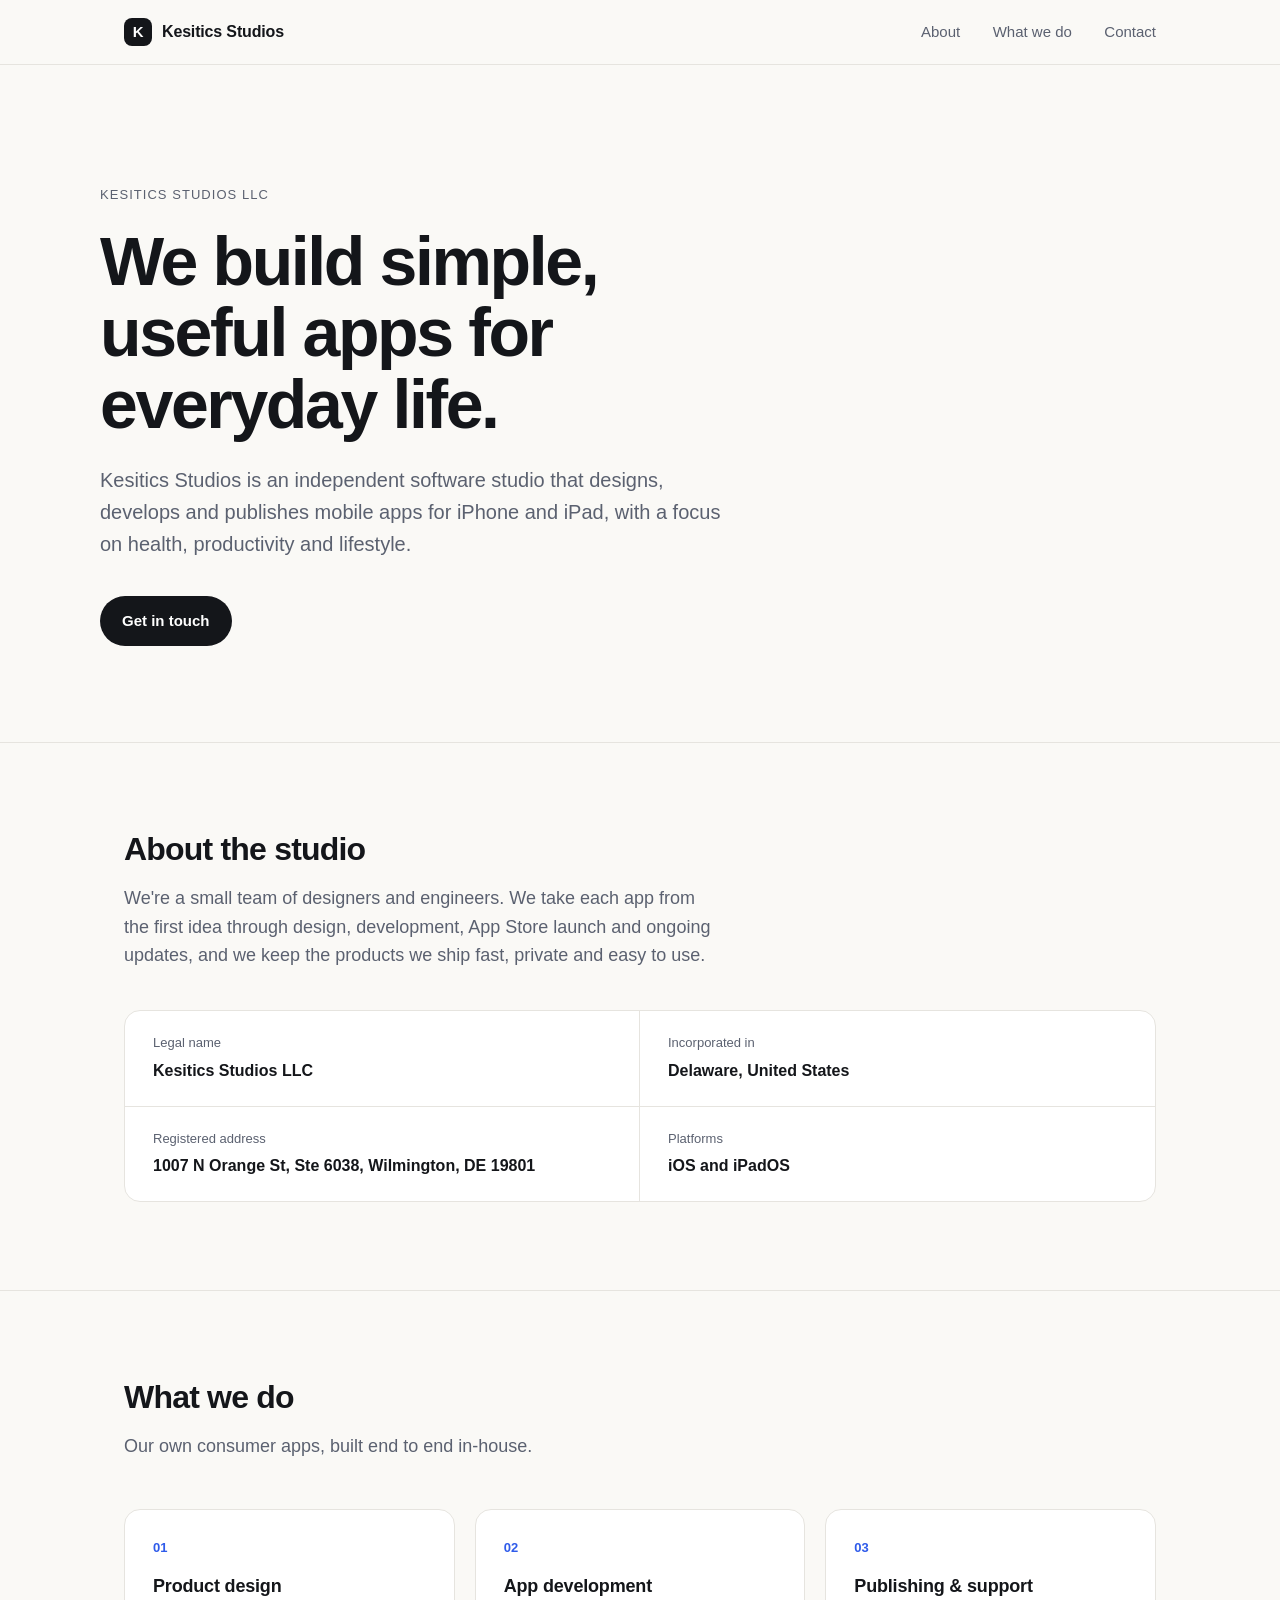
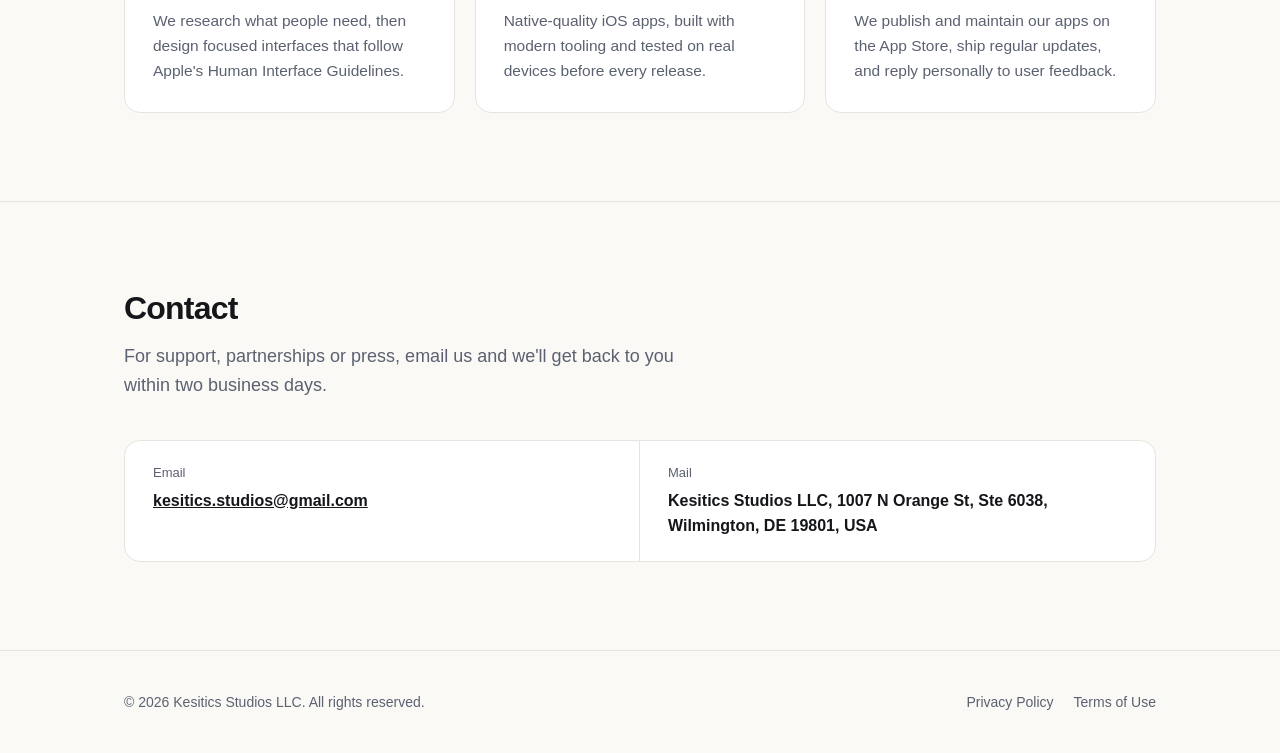
<file: index.html>
<!DOCTYPE html>
<html lang="en">
<head>
<meta charset="utf-8">
<meta name="viewport" content="width=device-width, initial-scale=1">
<title>Kesitics Studios LLC — Mobile App Studio</title>
<meta name="description" content="Kesitics Studios LLC is an independent studio that designs, builds and publishes mobile apps for iPhone and iPad.">
<link rel="stylesheet" href="styles.css">
<link rel="icon" href="data:image/svg+xml,<svg xmlns='http://www.w3.org/2000/svg' viewBox='0 0 32 32'><rect width='32' height='32' rx='8' fill='%2314161a'/><text x='16' y='22' font-family='Helvetica,Arial' font-size='18' font-weight='700' fill='white' text-anchor='middle'>K</text></svg>">
</head>
<body>
<header>
  <div class="wrap">
    <a class="brand" href="/"><span class="mark">K</span>Kesitics Studios</a>
    <nav>
      <a href="#about">About</a>
      <a href="#work">What we do</a>
      <a href="#contact">Contact</a>
    </nav>
  </div>
</header>

<main>
  <div class="wrap hero">
    <p class="eyebrow">Kesitics Studios LLC</p>
    <h1>We build simple, useful apps for everyday life.</h1>
    <p class="lede">Kesitics Studios is an independent software studio that designs, develops and publishes mobile apps for iPhone and iPad, with a focus on health, productivity and lifestyle.</p>
    <a class="cta" href="#contact">Get in touch</a>
  </div>

  <section id="about">
    <div class="wrap">
      <h2>About the studio</h2>
      <p class="section-lede">We're a small team of designers and engineers. We take each app from the first idea through design, development, App Store launch and ongoing updates, and we keep the products we ship fast, private and easy to use.</p>
      <dl class="facts">
        <div class="fact"><dt>Legal name</dt><dd>Kesitics Studios LLC</dd></div>
        <div class="fact"><dt>Incorporated in</dt><dd>Delaware, United States</dd></div>
        <div class="fact"><dt>Registered address</dt><dd>1007 N Orange St, Ste 6038, Wilmington, DE 19801</dd></div>
        <div class="fact"><dt>Platforms</dt><dd>iOS and iPadOS</dd></div>
      </dl>
    </div>
  </section>

  <section id="work">
    <div class="wrap">
      <h2>What we do</h2>
      <p class="section-lede">Our own consumer apps, built end to end in-house.</p>
      <div class="grid">
        <div class="card"><span class="num">01</span><h3>Product design</h3><p>We research what people need, then design focused interfaces that follow Apple's Human Interface Guidelines.</p></div>
        <div class="card"><span class="num">02</span><h3>App development</h3><p>Native-quality iOS apps, built with modern tooling and tested on real devices before every release.</p></div>
        <div class="card"><span class="num">03</span><h3>Publishing &amp; support</h3><p>We publish and maintain our apps on the App Store, ship regular updates, and reply personally to user feedback.</p></div>
      </div>
    </div>
  </section>

  <section id="contact">
    <div class="wrap">
      <h2>Contact</h2>
      <p class="section-lede">For support, partnerships or press, email us and we'll get back to you within two business days.</p>
      <dl class="facts">
        <div class="fact"><dt>Email</dt><dd><a href="mailto:kesitics.studios@gmail.com">kesitics.studios@gmail.com</a></dd></div>
        <div class="fact"><dt>Mail</dt><dd>Kesitics Studios LLC, 1007 N Orange St, Ste 6038, Wilmington, DE 19801, USA</dd></div>
      </dl>
    </div>
  </section>
</main>

<footer>
  <div class="wrap">
    <span>© <span id="y">2026</span> Kesitics Studios LLC. All rights reserved.</span>
    <span><a href="privacy.html">Privacy Policy</a><a href="terms.html">Terms of Use</a></span>
  </div>
</footer>
<script>document.getElementById('y').textContent=new Date().getFullYear()</script>
</body>
</html>
</file>
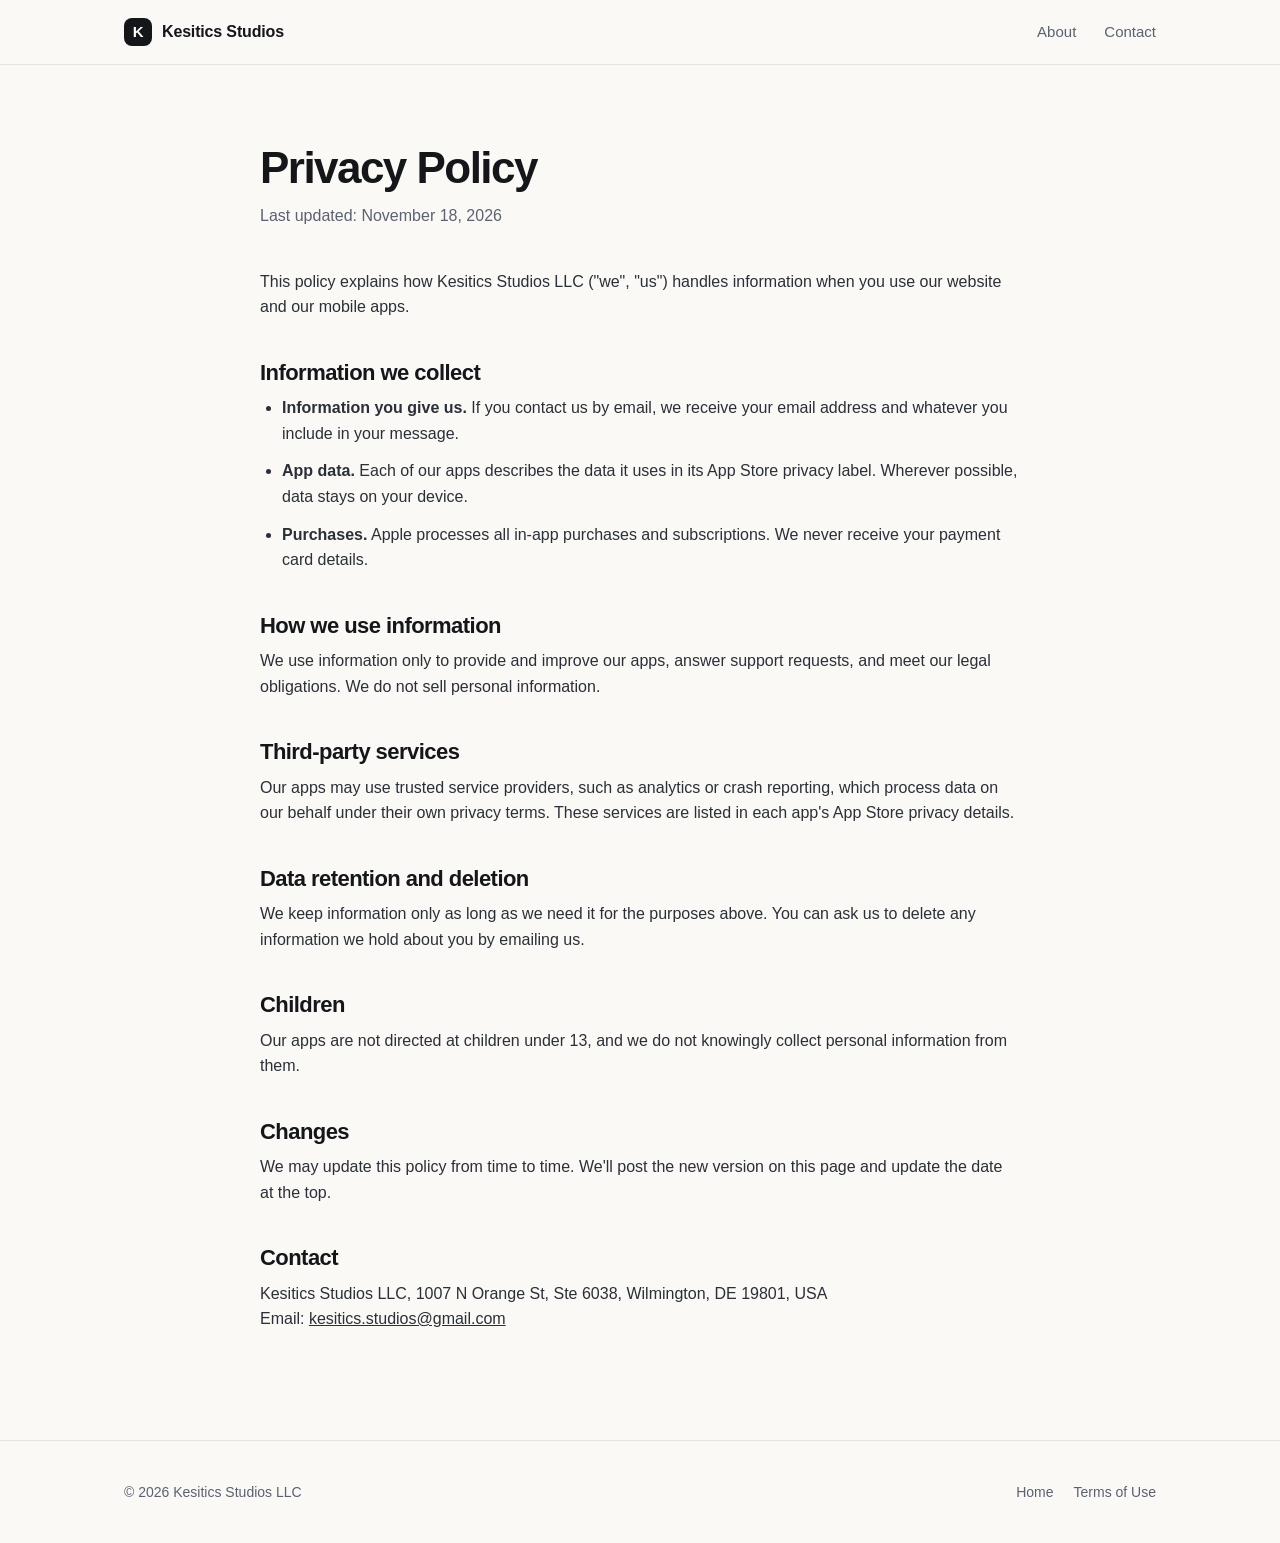
<file: privacy.html>
<!DOCTYPE html>
<html lang="en">
<head>
<meta charset="utf-8">
<meta name="viewport" content="width=device-width, initial-scale=1">
<title>Privacy Policy — Kesitics Studios LLC</title>
<link rel="stylesheet" href="styles.css">
</head>
<body>
<header>
  <div class="wrap">
    <a class="brand" href="/"><span class="mark">K</span>Kesitics Studios</a>
    <nav><a href="/#about">About</a><a href="/#contact">Contact</a></nav>
  </div>
</header>
<main class="wrap doc">
  <h1>Privacy Policy</h1>
  <p class="updated">Last updated: November 18, 2026</p>

  <p>This policy explains how Kesitics Studios LLC ("we", "us") handles information when you use our website and our mobile apps.</p>

  <h2>Information we collect</h2>
  <ul>
    <li><strong>Information you give us.</strong> If you contact us by email, we receive your email address and whatever you include in your message.</li>
    <li><strong>App data.</strong> Each of our apps describes the data it uses in its App Store privacy label. Wherever possible, data stays on your device.</li>
    <li><strong>Purchases.</strong> Apple processes all in-app purchases and subscriptions. We never receive your payment card details.</li>
  </ul>

  <h2>How we use information</h2>
  <p>We use information only to provide and improve our apps, answer support requests, and meet our legal obligations. We do not sell personal information.</p>

  <h2>Third-party services</h2>
  <p>Our apps may use trusted service providers, such as analytics or crash reporting, which process data on our behalf under their own privacy terms. These services are listed in each app's App Store privacy details.</p>

  <h2>Data retention and deletion</h2>
  <p>We keep information only as long as we need it for the purposes above. You can ask us to delete any information we hold about you by emailing us.</p>

  <h2>Children</h2>
  <p>Our apps are not directed at children under 13, and we do not knowingly collect personal information from them.</p>

  <h2>Changes</h2>
  <p>We may update this policy from time to time. We'll post the new version on this page and update the date at the top.</p>

  <h2>Contact</h2>
  <p>Kesitics Studios LLC, 1007 N Orange St, Ste 6038, Wilmington, DE 19801, USA<br>Email: <a href="mailto:kesitics.studios@gmail.com">kesitics.studios@gmail.com</a></p>
</main>
<footer><div class="wrap"><span>© 2026 Kesitics Studios LLC</span><span><a href="/">Home</a><a href="terms.html">Terms of Use</a></span></div></footer>
</body>
</html>
</file>
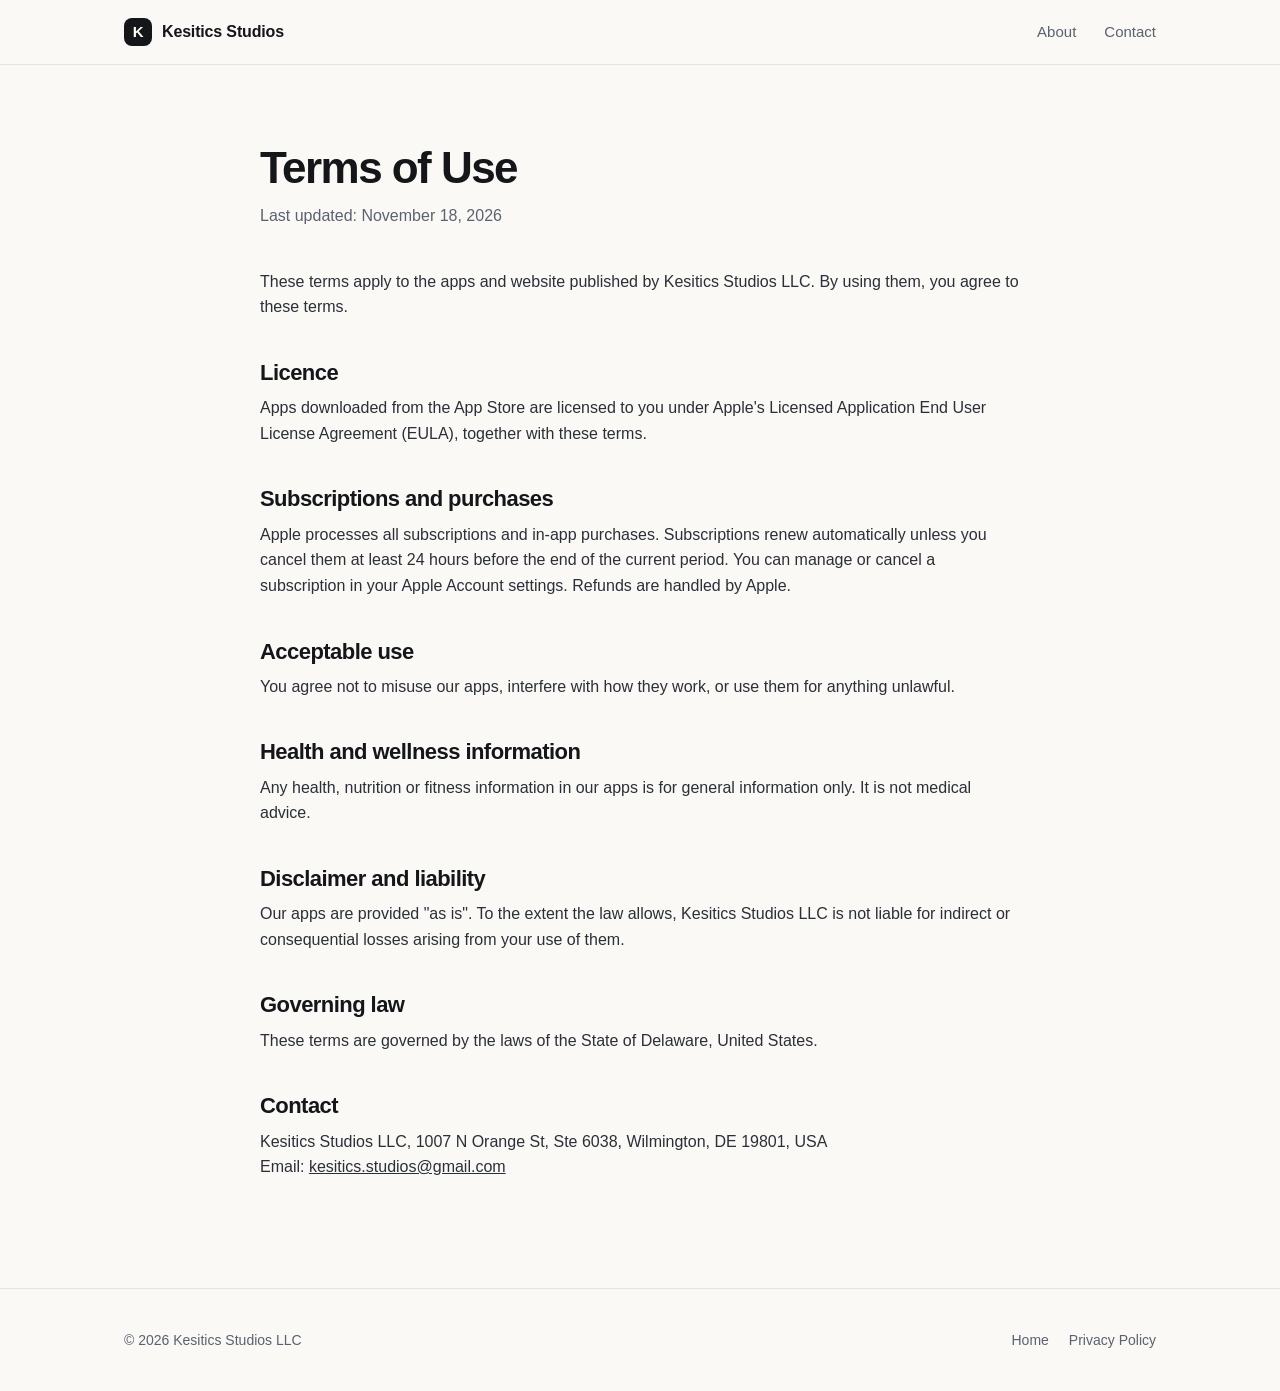
<file: terms.html>
<!DOCTYPE html>
<html lang="en">
<head>
<meta charset="utf-8">
<meta name="viewport" content="width=device-width, initial-scale=1">
<title>Terms of Use — Kesitics Studios LLC</title>
<link rel="stylesheet" href="styles.css">
</head>
<body>
<header>
  <div class="wrap">
    <a class="brand" href="/"><span class="mark">K</span>Kesitics Studios</a>
    <nav><a href="/#about">About</a><a href="/#contact">Contact</a></nav>
  </div>
</header>
<main class="wrap doc">
  <h1>Terms of Use</h1>
  <p class="updated">Last updated: November 18, 2026</p>

  <p>These terms apply to the apps and website published by Kesitics Studios LLC. By using them, you agree to these terms.</p>

  <h2>Licence</h2>
  <p>Apps downloaded from the App Store are licensed to you under Apple's Licensed Application End User License Agreement (EULA), together with these terms.</p>

  <h2>Subscriptions and purchases</h2>
  <p>Apple processes all subscriptions and in-app purchases. Subscriptions renew automatically unless you cancel them at least 24 hours before the end of the current period. You can manage or cancel a subscription in your Apple Account settings. Refunds are handled by Apple.</p>

  <h2>Acceptable use</h2>
  <p>You agree not to misuse our apps, interfere with how they work, or use them for anything unlawful.</p>

  <h2>Health and wellness information</h2>
  <p>Any health, nutrition or fitness information in our apps is for general information only. It is not medical advice.</p>

  <h2>Disclaimer and liability</h2>
  <p>Our apps are provided "as is". To the extent the law allows, Kesitics Studios LLC is not liable for indirect or consequential losses arising from your use of them.</p>

  <h2>Governing law</h2>
  <p>These terms are governed by the laws of the State of Delaware, United States.</p>

  <h2>Contact</h2>
  <p>Kesitics Studios LLC, 1007 N Orange St, Ste 6038, Wilmington, DE 19801, USA<br>Email: <a href="mailto:kesitics.studios@gmail.com">kesitics.studios@gmail.com</a></p>
</main>
<footer><div class="wrap"><span>© 2026 Kesitics Studios LLC</span><span><a href="/">Home</a><a href="privacy.html">Privacy Policy</a></span></div></footer>
</body>
</html>
</file>
<file: styles.css>
:root{
  --ink:#14161a; --muted:#5b6170; --line:#e6e4df; --bg:#faf9f6; --card:#ffffff; --accent:#2f5bea;
  --max:1080px;
}
*{box-sizing:border-box;margin:0;padding:0}
html{scroll-behavior:smooth}
body{font-family:-apple-system,BlinkMacSystemFont,"SF Pro Text","Inter","Segoe UI",Roboto,Helvetica,Arial,sans-serif;
  color:var(--ink);background:var(--bg);line-height:1.6;-webkit-font-smoothing:antialiased}
a{color:inherit}
.wrap{max-width:var(--max);margin:0 auto;padding:0 24px}
header{position:sticky;top:0;background:rgba(250,249,246,.88);backdrop-filter:saturate(180%) blur(12px);border-bottom:1px solid var(--line);z-index:10}
header .wrap{display:flex;align-items:center;justify-content:space-between;height:64px}
.brand{display:flex;align-items:center;gap:10px;font-weight:650;letter-spacing:-.01em;text-decoration:none}
.mark{width:28px;height:28px;border-radius:8px;background:var(--ink);display:grid;place-items:center;color:#fff;font-size:15px;font-weight:700}
nav a{margin-left:28px;text-decoration:none;color:var(--muted);font-size:15px}
nav a:hover{color:var(--ink)}
.hero{padding:120px 0 96px}
.eyebrow{font-size:13px;letter-spacing:.08em;text-transform:uppercase;color:var(--muted);margin-bottom:20px}
h1{font-size:clamp(40px,6vw,68px);line-height:1.05;letter-spacing:-.035em;font-weight:700;max-width:14ch}
.lede{font-size:20px;color:var(--muted);max-width:56ch;margin-top:24px}
.cta{display:inline-block;margin-top:36px;background:var(--ink);color:#fff;text-decoration:none;padding:13px 22px;border-radius:999px;font-weight:550;font-size:15px}
.cta:hover{background:#000}
section{padding:88px 0;border-top:1px solid var(--line)}
h2{font-size:32px;letter-spacing:-.025em;line-height:1.15;margin-bottom:16px}
.section-lede{color:var(--muted);max-width:60ch;font-size:18px}
.grid{display:grid;grid-template-columns:repeat(3,1fr);gap:20px;margin-top:48px}
.card{background:var(--card);border:1px solid var(--line);border-radius:16px;padding:28px}
.card h3{font-size:18px;margin-bottom:8px;letter-spacing:-.01em}
.card p{color:var(--muted);font-size:15.5px}
.num{font-size:13px;color:var(--accent);font-weight:600;margin-bottom:14px;display:block}
.facts{display:grid;grid-template-columns:repeat(2,1fr);gap:0;margin-top:40px;border:1px solid var(--line);border-radius:16px;background:var(--card);overflow:hidden}
.fact{padding:22px 28px;border-bottom:1px solid var(--line)}
.fact:nth-child(odd){border-right:1px solid var(--line)}
.fact:nth-last-child(-n+2){border-bottom:none}
.fact dt{font-size:13px;color:var(--muted);margin-bottom:4px}
.fact dd{font-weight:550}
footer{border-top:1px solid var(--line);padding:40px 0;color:var(--muted);font-size:14px}
footer .wrap{display:flex;justify-content:space-between;flex-wrap:wrap;gap:16px}
footer a{text-decoration:none;margin-left:20px}
footer a:hover{color:var(--ink)}
.doc{padding:80px 0 96px;max-width:760px}
.doc h1{font-size:44px;max-width:none}
.doc .updated{color:var(--muted);margin:12px 0 40px}
.doc h2{font-size:22px;margin:40px 0 10px}
.doc p,.doc li{color:#2b2f37;margin-bottom:12px}
.doc ul{padding-left:22px}
@media (max-width:820px){
  .grid{grid-template-columns:1fr}
  .facts{grid-template-columns:1fr}
  .fact:nth-child(odd){border-right:none}
  .fact:nth-last-child(2){border-bottom:1px solid var(--line)}
  nav a{margin-left:18px}
  .hero{padding:80px 0 64px}
}
</file>
